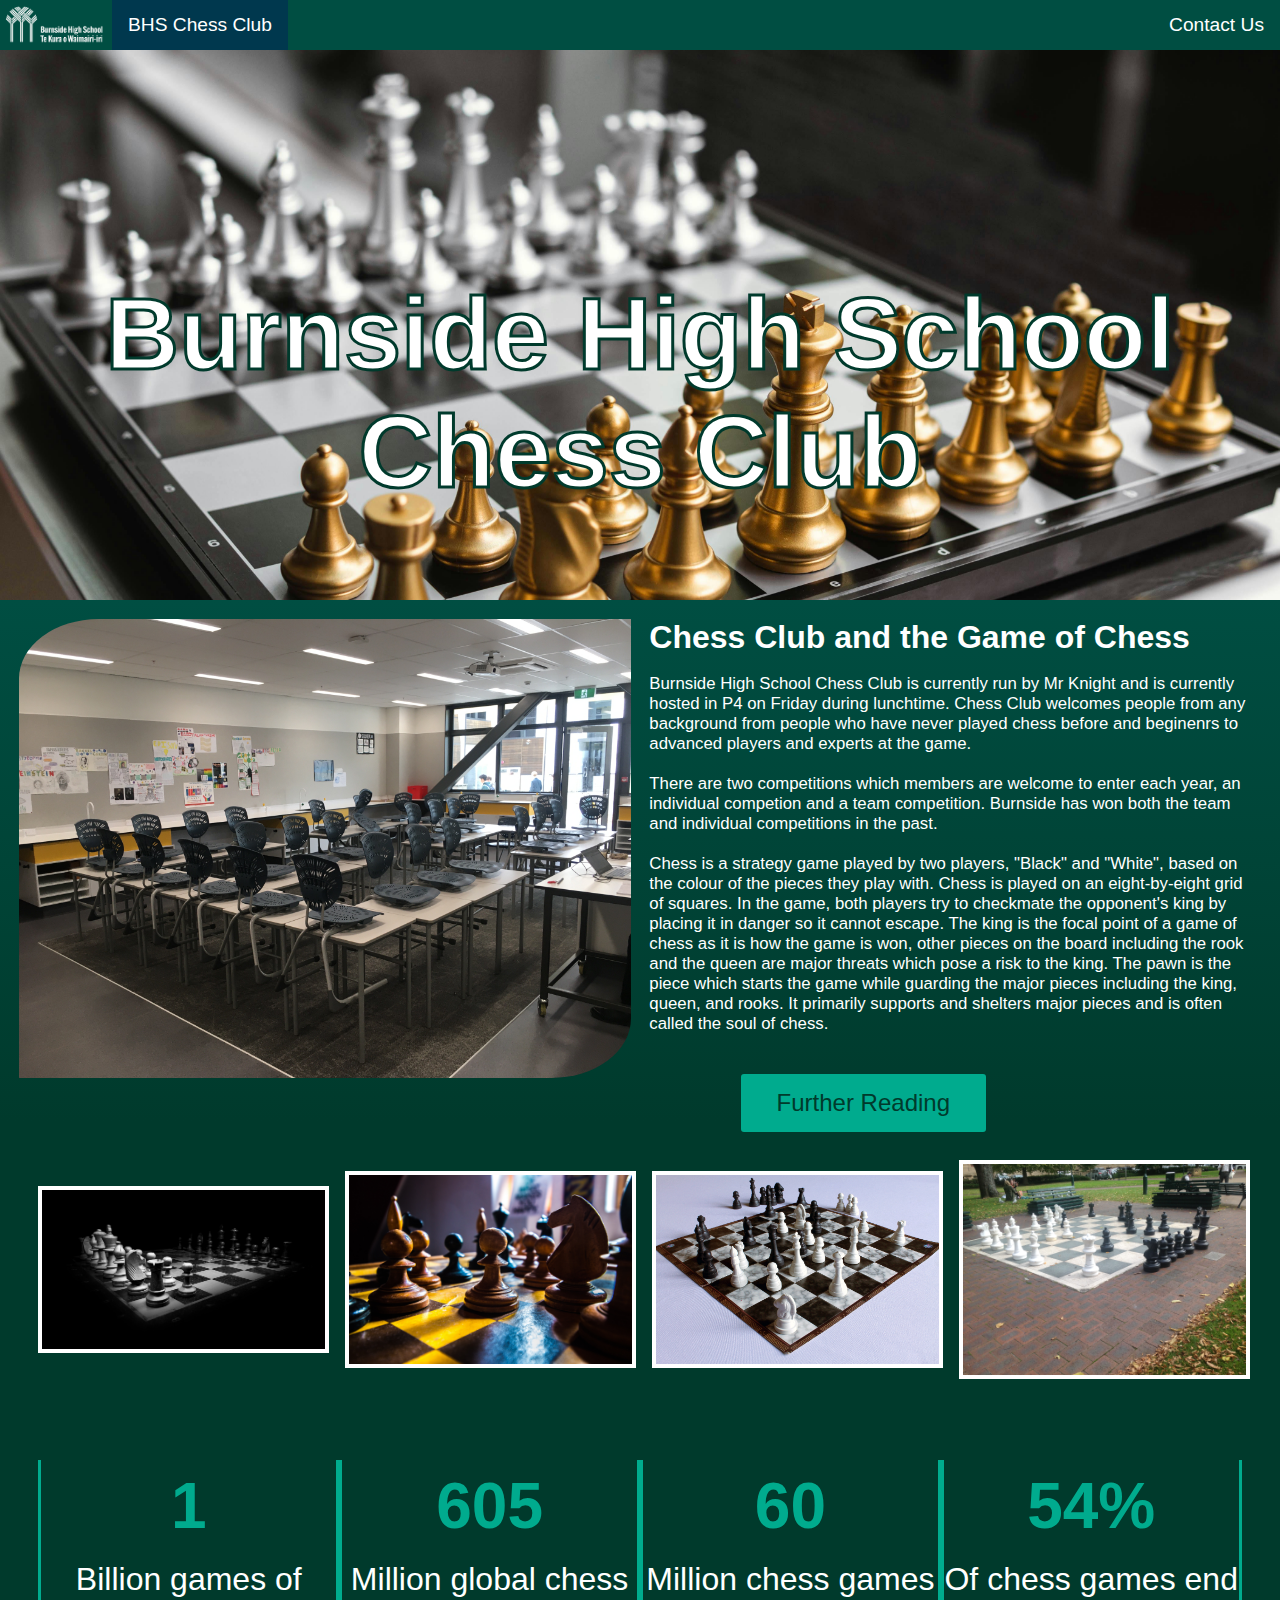
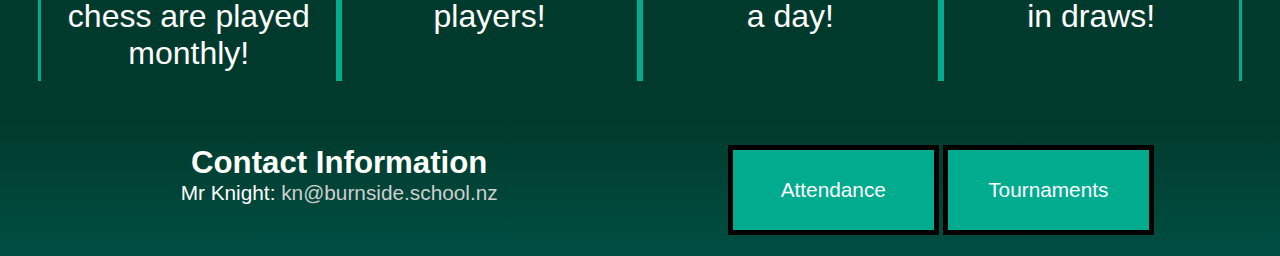
<file: index.html>
<!DOCTYPE html>
<html lang="en">
<head>
    <meta charset="UTF-8">
    <meta name="viewport" content="width=device-width, initial-scale=1.0">
    <link rel="stylesheet" href="css/style.css">
    <title>BHS Chess Club</title>
</head>
<body>
    <header class="nav_bar">
        <div class="logo">
            <img class="logo" src="images/Burnside Logo - Primary Horizontal - white RGB.png" alt="Burnside Logo">
        </div>
        <div class="nav">
            <ul>
                <li><a class="active" href="./index.html">BHS Chess Club</a></li>
                <li style="float: right;"><a href="#contact">Contact Us</a></li>
            </ul>
        </div>
    </header>
    <!--Hero Section-->
    <section class="hero-image">
        <div class="hero-text">
            <h1>Burnside High School<br>Chess Club</h1>
        </div>
    </section>
    <!--Main Content-->
    <section>
        <!-- About Us-->
        <div class="body-grid" id="about-us">
            <div>
                <img class="grid-img" src="./images/P4 - Venue.jpg" alt="Chess Club Venue">
            </div>
            <div class="grid-text">
                <h2 style="font-size: 2rem;">Chess Club and the Game of Chess</h2>
                <br>
                <p>
                    Burnside High School Chess Club is currently run by Mr Knight and is currently hosted in P4 on Friday during lunchtime. Chess Club welcomes people from any background from people who have never played chess before and beginenrs to advanced players and experts at the game.
                    <br><br>
                    There are two competitions which members are welcome to enter each year, an individual competion and a team competition. Burnside has won both the team and individual competitions in the past.
                    <br><br>
                    Chess is a strategy game played by two players, "Black" and "White", based on the colour of the pieces they play with. Chess is played on an eight-by-eight grid of squares. In the game, both players try to checkmate the opponent's king by placing it in danger so it cannot escape. The king is the focal point of a game of chess as it is how the game is won, other pieces on the board including the rook and the queen are major threats which pose a risk to the king. The pawn is the piece which starts the game while guarding the major pieces including the king, queen, and rooks. It primarily supports and shelters major pieces and is often called the soul of chess.
                    <br><br><br>
                </p>
                <a class="external-link-text" href="https://en.wikipedia.org/wiki/Chess" target="_blank" rel="noreferrer noopener"><button class="external-link">Further Reading</button></a>
            </div> 
        </div>
        <!-- Image Grid-->
         <div name="image grid" class="image-grid" style="gap: 2%;">
            <div>
                <img src="images/chess_pieces_shadow.jpg" alt="Chess Pieces in Shadow" style="border: #FFF solid 4px">
            </div>
            <div>
                <img src="images/chess-vintage.jpg" alt="Vintage Chess Pieces" style="border: #FFF solid 4px">
            </div>
            <div>
                <img src="images/Chessboard-midgame.jpg" alt="Chess game in the midgame" style="border: #FFF solid 4px">
            </div>
            <div>
                <img src="images/park-chess.JPG" alt="Outdoor Chess Set" style="border: #FFF solid 4px">
            </div>
         </div>
        <!-- Stats Grid -->
        <div class="stats-grid">
            <div class="stats-item">
                <h1 class="stats-headings">1</h1>
                <br>
                <p class="stats-body">Billion games of chess are played monthly!</p>
            </div>
            <div class="stats-item">
                <h1 class="stats-headings">605</h1>
                <br>
                <p class="stats-body">Million global chess players!</p>
            </div>
            <div class="stats-item">
                <h1 class="stats-headings">60</h1>
                <br>
                <p class="stats-body">Million chess games a day!</p>
            </div>
            <div class="stats-item">
                <h1 class="stats-headings">54%</h1>
                <br>
                <p class="stats-body">Of chess games end in draws!</p>
            </div>
        </div>
    </section>
    <footer>
        <a name="contact" id="contact"></a>
        <section class="footer-grid">
            <div style="font-size: 1.3rem;">
                <h2>Contact Information</h2>
                <p>Mr Knight: <a href="https://mail.google.com/mail/?view=cm&to=kn@burnside.school.nz" target="blank" rel="noreferrer noopener">kn@burnside.school.nz</a></p>
            </div>
            <div style="align-content: center;">
                <a href="https://docs.google.com/spreadsheets/d/100b7MFkZHQZbB6-VcjdkiCYpp47e1LODon8HHdBKfHs/edit?usp=sharing" target="blank" rel="noreferrer noopener"><button class="footer-button">Attendance</button></a>
                <a href="https://docs.google.com/spreadsheets/d/1LDaM0OOo8juZTxfmC_cIi3-GJxL57KlgcN1BVn6bwmc/edit?usp=sharing" target="blank" rel="noreferrer noopener"><button class="footer-button">Tournaments</button></a>
            </div>
        </section>
    </footer>   
</body>
</html>
</file>
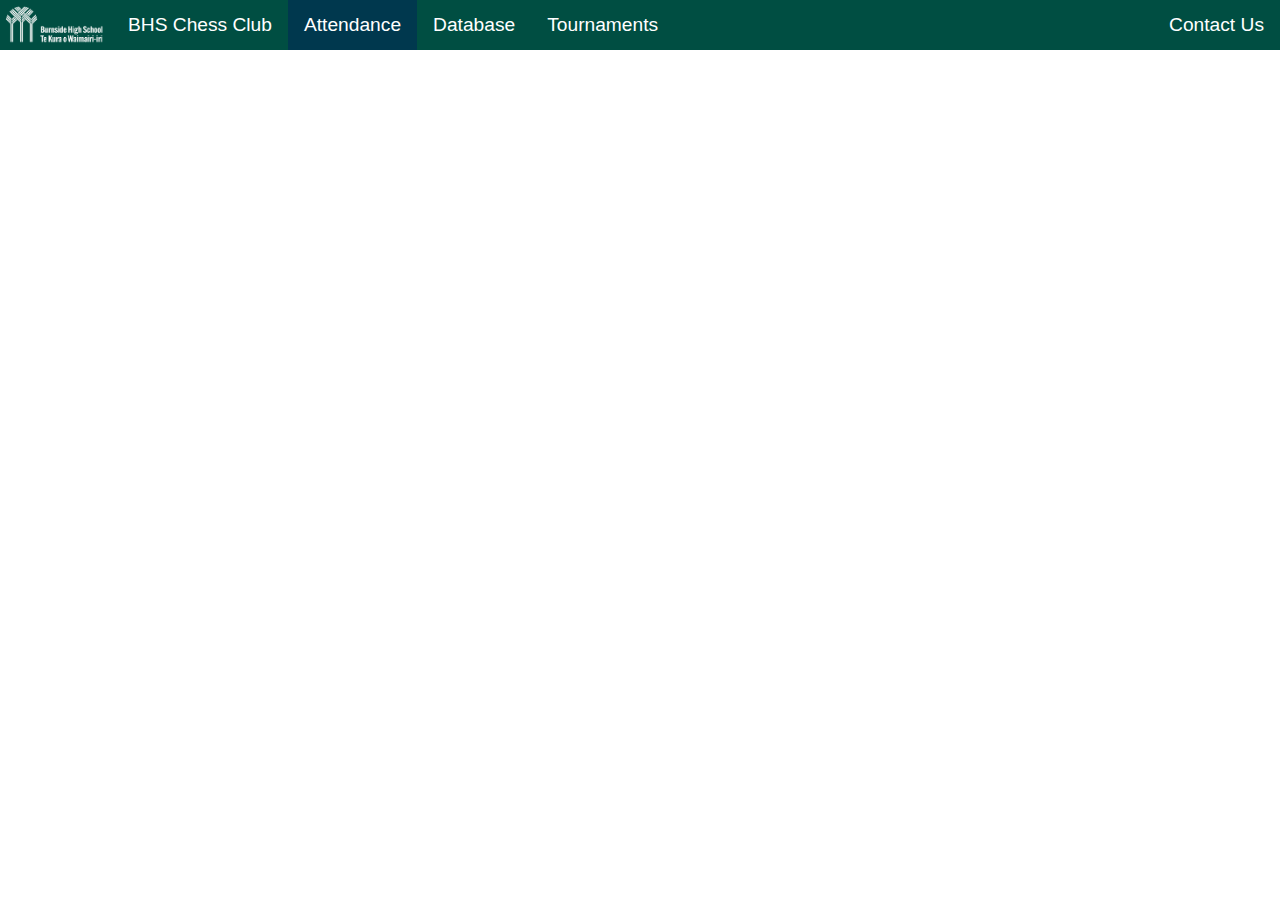
<file: cca-attendance.html>
<!DOCTYPE html>
<html lang="en">
<head>
    <meta charset="UTF-8">
    <meta name="viewport" content="width=device-width, initial-scale=1.0">
    <link rel="stylesheet" href="css/cca-style.css">
    <title>Document</title>
</head>
<body>
    <header class="nav_bar">
        <div class="logo">
            <img class="logo" src="images/Burnside Logo - Primary Horizontal - white RGB.png" alt="Burnside Logo">
        </div>
        <div class="nav">
            <ul>
                <li><a href="./cca-index.html">BHS Chess Club</a></li>
                <li><a class="active" href="./cca-attendance.html">Attendance</a></li>
                <li><a href="./cca-database.html">Database</a></li>
                <li><a href="./cca-tournament.html">Tournaments</a></li>
                <li style="float: right;"><a href="./cca-contact.html">Contact Us</a></li>
            </ul>
        </div>
    </header>
</body>
</html>
</file>
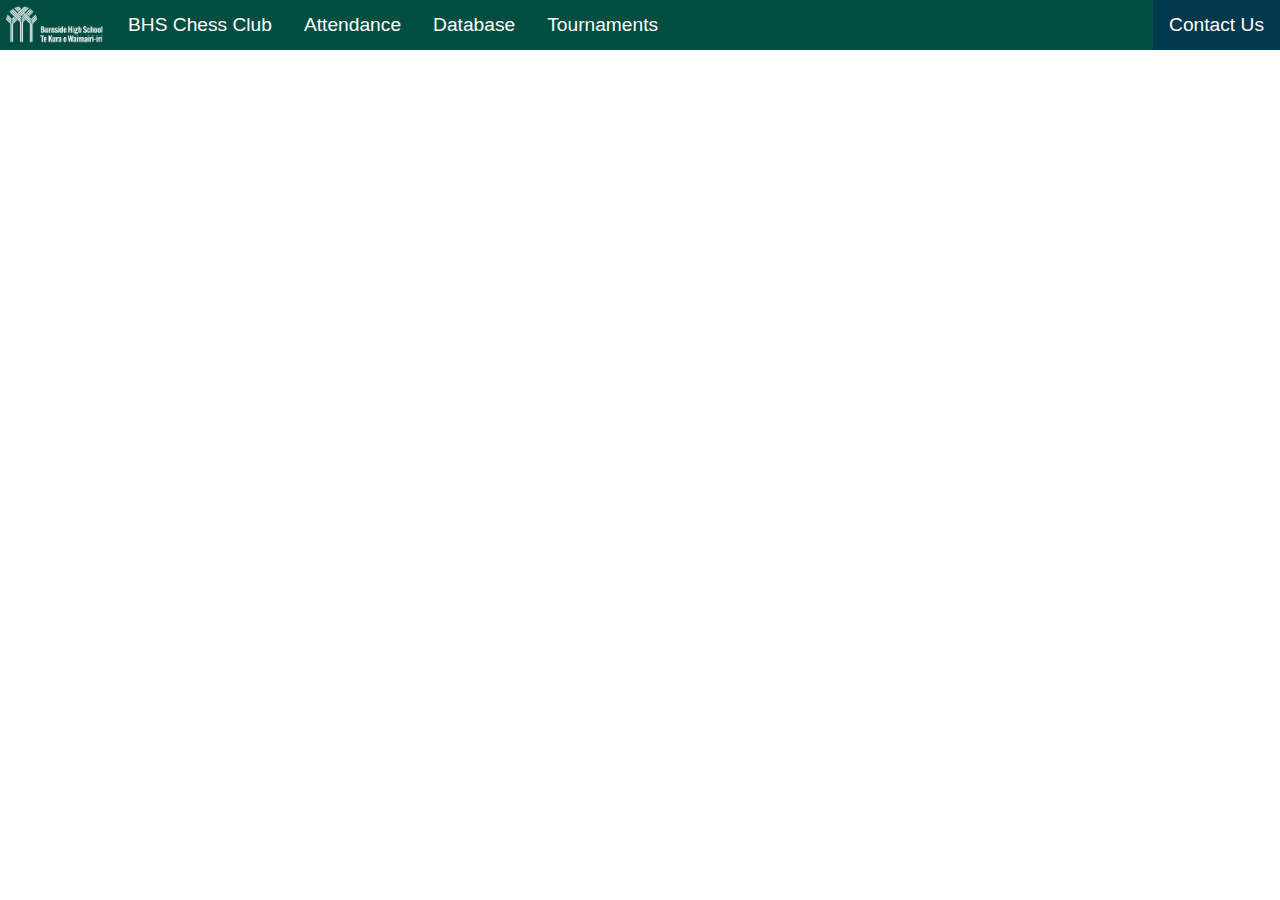
<file: cca-contact.html>
<!DOCTYPE html>
<html lang="en">
<head>
    <meta charset="UTF-8">
    <meta name="viewport" content="width=device-width, initial-scale=1.0">
    <link rel="stylesheet" href="css/cca-style.css">
    <title>Document</title>
</head>
<body>
    <header class="nav_bar">
        <div class="logo">
            <img class="logo" src="images/Burnside Logo - Primary Horizontal - white RGB.png" alt="Burnside Logo">
        </div>
        <div class="nav">
            <ul>
                <li><a href="./cca-index.html">BHS Chess Club</a></li>
                <li><a href="./cca-attendance.html">Attendance</a></li>
                <li><a href="./cca-database.html">Database</a></li>
                <li><a href="./cca-tournament.html">Tournaments</a></li>
                <li style="float: right;"><a class="active" href="./cca-contact.html">Contact Us</a></li>
            </ul>
        </div>
    </header>
</body>
</html>
</file>
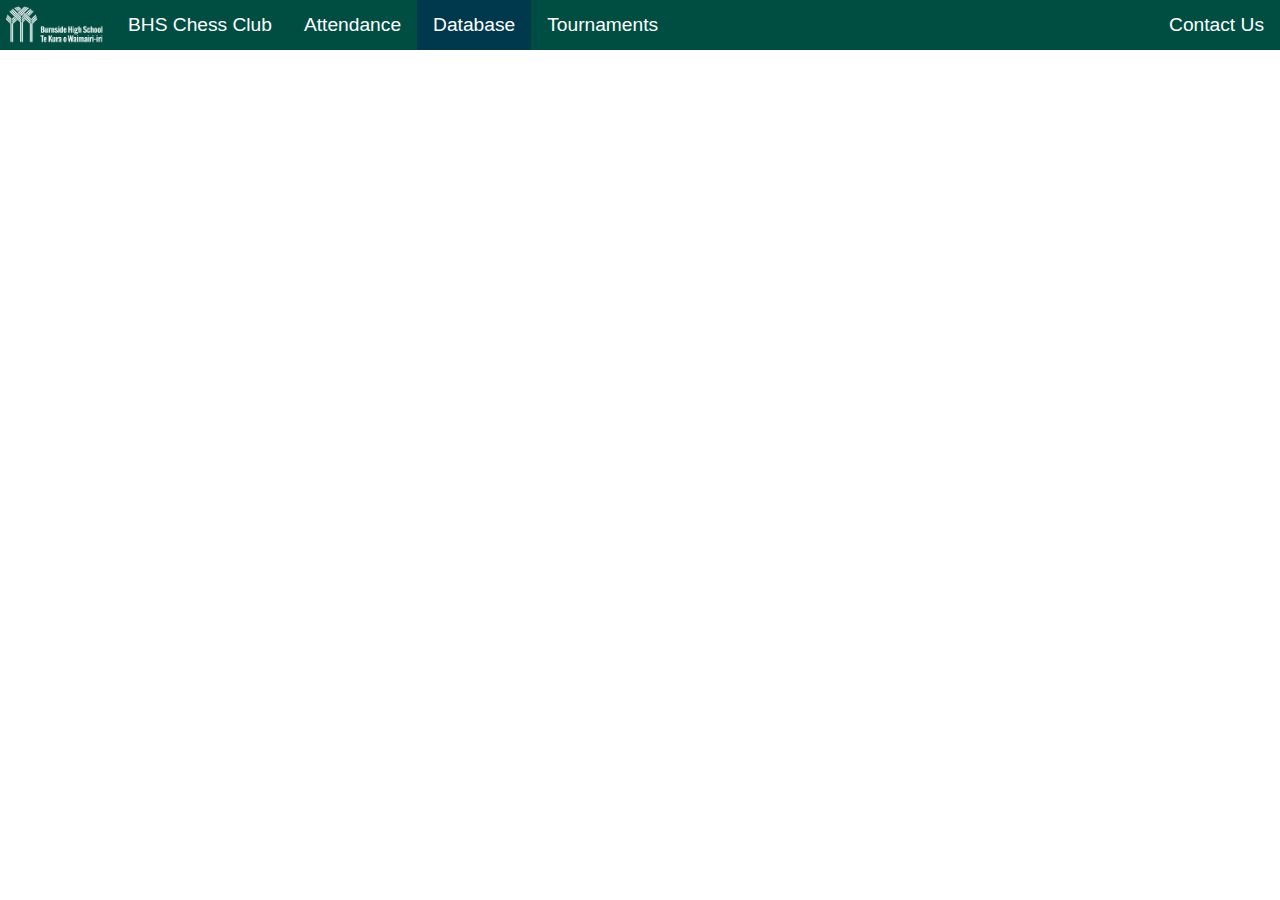
<file: cca-database.html>
<!DOCTYPE html>
<html lang="en">
<head>
    <meta charset="UTF-8">
    <meta name="viewport" content="width=device-width, initial-scale=1.0">
    <link rel="stylesheet" href="css/cca-style.css">
    <title>Document</title>
</head>
<body>
    <header class="nav_bar">
        <div class="logo">
            <img class="logo" src="images/Burnside Logo - Primary Horizontal - white RGB.png" alt="Burnside Logo">
        </div>
        <div class="nav">
            <ul>
                <li><a href="./cca-index.html">BHS Chess Club</a></li>
                <li><a href="./cca-attendance.html">Attendance</a></li>
                <li><a class="active" href="./cca-database.html">Database</a></li>
                <li><a href="./cca-tournament.html">Tournaments</a></li>
                <li style="float: right;"><a href="./cca-contact.html">Contact Us</a></li>
            </ul>
        </div>
    </header>
</body>
</html>
</file>
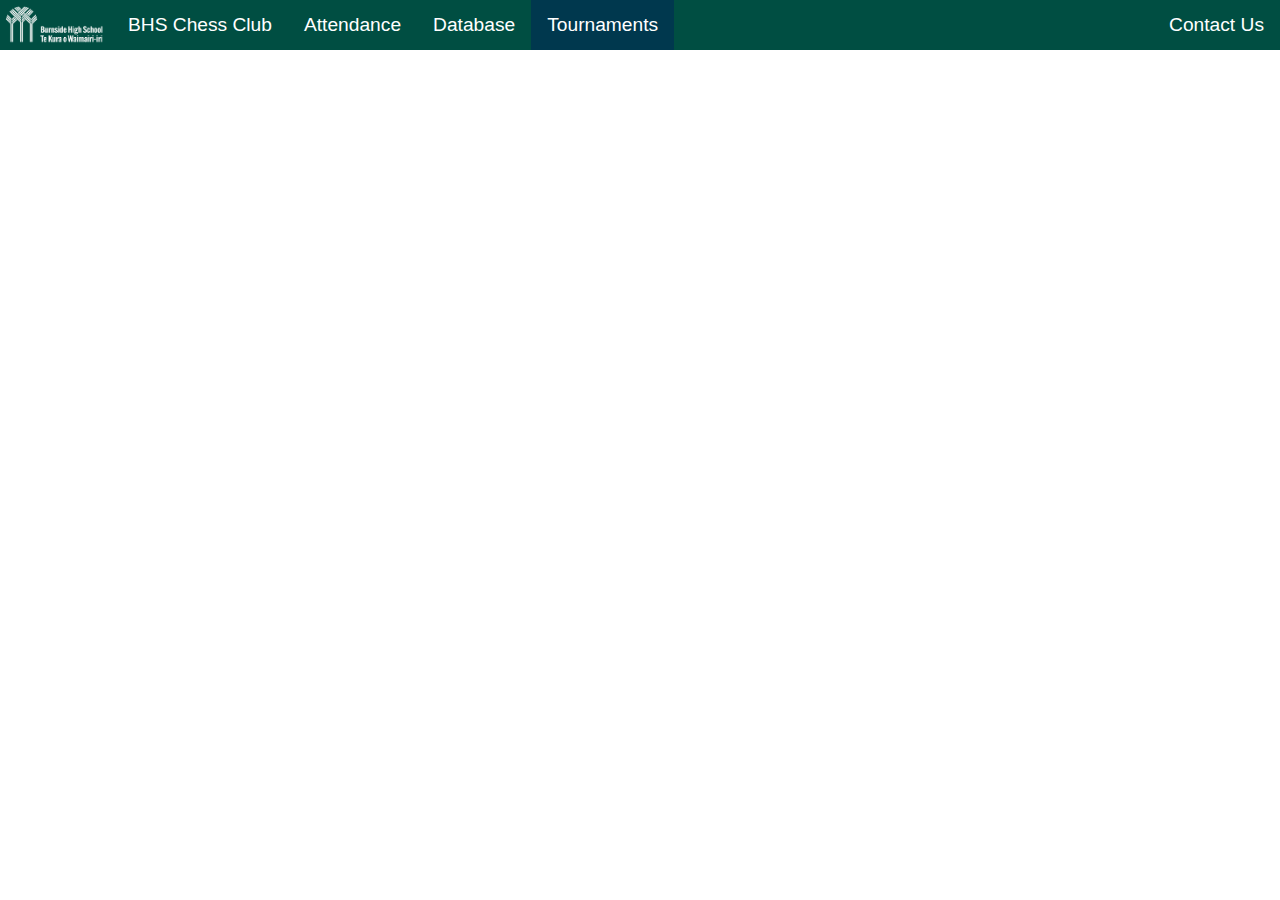
<file: cca-tournament.html>
<!DOCTYPE html>
<html lang="en">
<head>
    <meta charset="UTF-8">
    <meta name="viewport" content="width=device-width, initial-scale=1.0">
    <link rel="stylesheet" href="css/cca-style.css">
    <title>Document</title>
</head>
<body>
    <header class="nav_bar">
        <div class="logo">
            <img class="logo" src="images/Burnside Logo - Primary Horizontal - white RGB.png" alt="Burnside Logo">
        </div>
        <div class="nav">
            <ul>
                <li><a href="./cca-index.html">BHS Chess Club</a></li>
                <li><a href="./cca-attendance.html">Attendance</a></li>
                <li><a href="./cca-database.html">Database</a></li>
                <li><a class="active" href="./cca-tournament.html">Tournaments</a></li>
                <li style="float: right;"><a href="./cca-contact.html">Contact Us</a></li>
            </ul>
        </div>
    </header>
</body>
</html>
</file>
<file: css/style.css>
*{
    padding: 0;
    margin: 0;
}

img{
    width: 100%;
}

html{  
    font-family: "Public Sans", sans-serif;
    background-color: #004E42;
}

/* Nav Bar */
ul{
    list-style-type: none;
    margin: 0;
    padding: 0;
    overflow: hidden;
    background-color: #004E42;
    height: 100%;
}

li{
    float: left;
    height: 100%;
}

li:hover{
    background-color: #003A2C;
}

li a {
    display: inline-block;
    color: #FFFFFF;
    text-align: center;
    padding: 14px 16px;
    text-decoration: none;
    font-size: 1.2em;
    height: 100%;
}

.active{
    background-color: #00384E;
}

.nav_bar{
    display: grid;
    grid-template-columns: 112px 1fr;
    margin: auto;
    height: 100%;
    align-items: center;
    background-color: #004E42;
}

.logo{
    background-color: #004E42;
    height: 50px;
    width: 112px;
}

/* Hero Section */
.hero-image{
    background-image: url("../images/Chessboard.jpg");
    height: 550px;
    background-position: center;
    background-repeat: no-repeat;
    background-size: cover;
}

.hero-text{
    font-size: 3.2rem;
    color: #FFFFFF;
    position: absolute;
    top: 275px;
    text-align: center;
    width: 100%;
    -webkit-text-stroke: 3px #003A2C;
}

/* Main Body */
.body-grid{
    display: grid;
    grid-template-columns: 1fr 1fr;
    padding: 1.5%;
    gap: 1.5%;
}

#about-us{
    background: linear-gradient(#004E42, #003A2C);
    color: #FFFFFF;
}

#about-us img{
    border-radius: 13% 0%;
}

.grid-text h2{
    font-size: 2rem;
}
.grid-text p{
    font-size: 1.05rem;
}

.external-link{
    border-radius: 3px;
    background-color: #00AB8E;
    border: 0px;
    width: 40%;
    height: 12%;
    margin-left: 15%;
    font-size: 1.5rem;
    color: #003A2C;
}

.external-link-text{
    text-decoration: none;
    color: #003A2C;
    font-size: 1.5rem;
    font-family: "Public Sans", sans-serif;
}

/* Stats Grid */
.stats-grid{
    display: grid;
    grid-template-columns: 1fr 1fr 1fr 1fr;
    padding: 3% 3%;
    background-color: #003A2C;
}

.stats-item{
    border-right: #00AB8E solid 3px;
    border-left: #00AB8E solid 3px;
    padding: 3% 0%;
}

.stats-headings{
    text-align: center;
    color: #00AB8E;
    font-size: 4rem;
}

.stats-body{
    text-align: center;
    color: #FFFFFF;
    font-size: 2rem;
}


.image-grid{
    display: grid;
    grid-template-columns: 1fr 1fr 1fr 1fr;
    padding: 3% 3%;
    background-color: #003A2C;
    align-items: center;
}

.footer-grid{
    background: linear-gradient(#003A2C, #004E42);
    display: grid;
    grid-template-columns: 1fr 1fr;
    padding: 2% 3%;
    color: #FFFFFF;
    text-decoration: none;
    padding-bottom: 4%;
    align-content: center;
}

.footer-grid a{
    color: #CFCFCF;
    text-decoration: none;
}
.footer-grid div{
    text-align: center;
}

.footer-button{
    background-color: #00AB8E;
    color: #FFFFFF;
    border: 5px solid black;
    margin: 0%;
    width: 35%;
    height: 150%;
    vertical-align: middle;
    font-size: 1.3rem
}
</file>
<file: css/cca-style.css>
*{
    padding: 0;
    margin: 0;
}

img{
    width: 100%;
}

html{  
    font-family: "Public Sans", sans-serif;
}

/* Nav Bar */
ul{
    list-style-type: none;
    margin: 0;
    padding: 0;
    overflow: hidden;
    background-color: #004E42;
    height: 100%;
}

li{
    float: left;
    height: 100%;
}

li:hover{
    background-color: #003A2C;
}

li a {
    display: inline-block;
    color: #FFFFFF;
    text-align: center;
    padding: 14px 16px;
    text-decoration: none;
    font-size: 1.2em;
    height: 100%;
}

.active{
    background-color: #00384E;
}

.nav_bar{
    display: grid;
    grid-template-columns: 112px 1fr;
    margin: auto;
    height: 100%;
    align-items: center;
    background-color: #004E42;
}

.logo{
    background-color: #004E42;
    height: 50px;
    width: 112px;
}

/* Hero Section */
.hero-image{
    background-image: url("../images/Chessboard.jpg");
    height: 550px;
    background-position: center;
    background-repeat: no-repeat;
    background-size: cover;
}

.hero-text{
    font-size: 3.2rem;
    color: #00AB8E;
    position: absolute;
    top: 275px;
    text-align: center;
    width: 100%;
}

/* Main Body */
.body-grid{
    display: grid;
    grid-template-columns: 1fr 1fr;
    padding: 1.5%;
    gap: 1.5%;
}

#about-us{
    background: linear-gradient(#004E42, #003A2C);
    color: #FFFFFF;
}

#about-us img{
    border-radius: 7%;
}

.grid-text h2{
    font-size: 2rem;
    text-decoration: underline;
}
.grid-text p{
    font-size: 1.05rem;
}

.external-link{
    border-radius: 3px;
    background-color: #00AB8E;
    border: 0px;
    width: 40%;
    height: 12%;
    margin-left: 15%;
}

.external-link-text{
    text-decoration: none;
    color: #003A2C;
    font-size: 1.5rem;
    font-family: "Public Sans", sans-serif;
}
</file>
